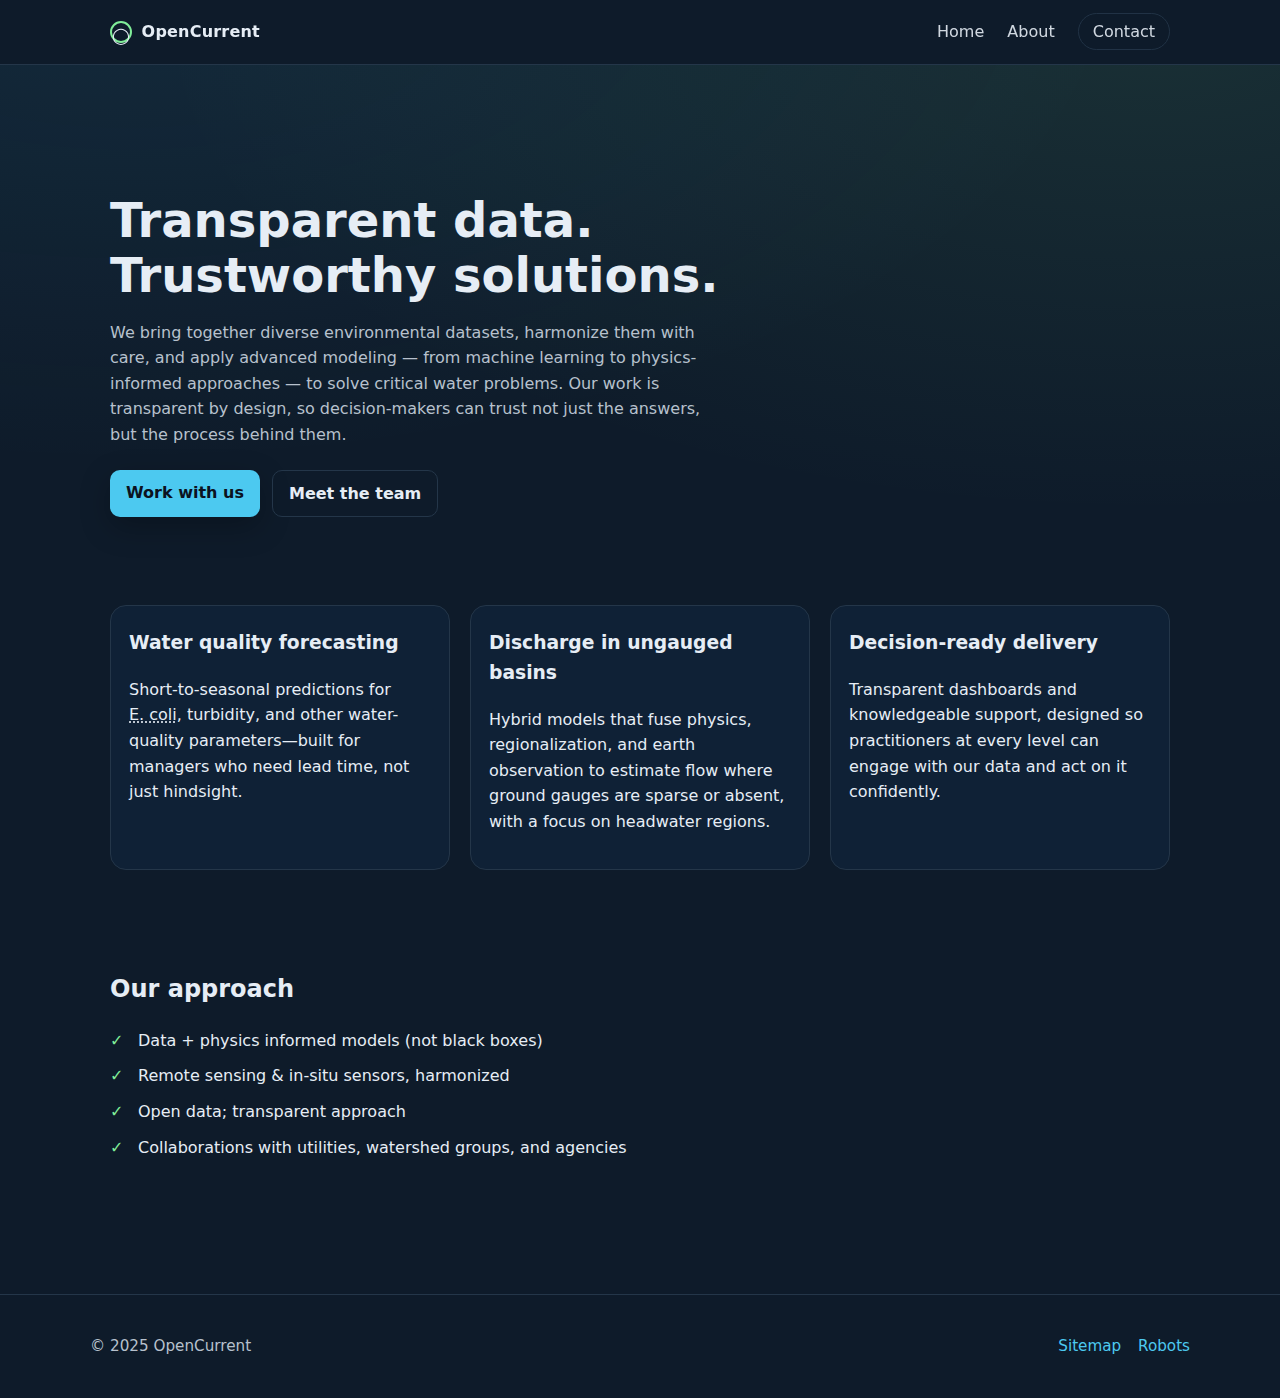
<file: index.html>
<!doctype html>
    <html lang="en">
    <head>
    <title>OpenCurrent — Water Quality Forecasting</title>
    <meta charset="utf-8">
<meta name="viewport" content="width=device-width, initial-scale=1">
<meta name="theme-color" content="#0e1b2a">
<meta name="color-scheme" content="dark light">
<meta name="description" content="OpenCurrent">
<meta property="og:title" content="OpenCurrent">
<meta property="og:description" content="Transparent data. Trustworthy solutions.">
<meta property="og:type" content="website">
<meta property="og:url" content="https://opencurrent.example">
<meta property="og:image" content="/assets/img/og-image.png">
<link rel="icon" href="/assets/img/favicon.svg" type="image/svg+xml">
<link rel="stylesheet" href="/assets/css/styles.css">

    </head>
    <body>
    <header class="site-header">
  <div class="container header-inner">
    <a class="brand" href="/"><span class="brand-mark">◯</span> OpenCurrent</a>
    <nav class="nav">
      <a href="/">Home</a>
      <a href="/about.html">About</a>
      <a class="cta" href="/contact.html">Contact</a>
    </nav>
  </div>
</header>

    <main>
      <section class="hero">
        <div class="container hero-inner">
          <h1>Transparent data.<br>Trustworthy solutions.</h1>
          <p class="lead"> We bring together diverse environmental datasets, harmonize them with care, and apply advanced modeling — from machine learning to physics-informed approaches — to solve critical water problems. Our work is transparent by design, so decision-makers can trust not just the answers, but the process behind them.</p>
          <div class="hero-cta">
            <a class="btn" href="/contact.html">Work with us</a>
            <a class="btn ghost" href="/about.html">Meet the team</a>
          </div>
        </div>
      </section>

      <section class="pillars">
        <div class="container grid-3">
          <div class="card">
            <h3>Water quality forecasting</h3>
            <p>Short‑to‑seasonal predictions for <abbr title="Escherichia coli">E. coli</abbr>, turbidity, and other water-quality parameters—built for managers who need lead time, not just hindsight.</p>
          </div>
          <div class="card">
            <h3>Discharge in ungauged basins</h3>
            <p>Hybrid models that fuse physics, regionalization, and earth observation to estimate flow where ground gauges are sparse or absent, with a focus on headwater regions.</p>
          </div>
          <div class="card">
            <h3>Decision‑ready delivery</h3>
			<p>Transparent dashboards and knowledgeable support, designed so practitioners at every level can engage with our data and act on it confidently.</p>
          </div>
        </div>
      </section>

      <section class="approach">
        <div class="container two-col">
          <div>
            <h2>Our approach</h2>
            <ul class="checklist">
              <li>Data + physics informed models (not black boxes)</li>
              <li>Remote sensing & in‑situ sensors, harmonized</li>
              <li>Open data; transparent approach</li>
              <li>Collaborations with utilities, watershed groups, and agencies</li>
            </ul>
          </div>
		  <!--
          <div class="aside">
            <h4>What’s possible today</h4>
            <p>Start with a lightweight pilot: 1–3 sites, rapid model setup, and weekly forecast reports.</p>
            <a class="text-link" href="/contact.html">Schedule a pilot →</a>
          </div>
		  -->
        </div>
      </section>
    </main>
    <footer class="site-footer">
  <div class="container footer-inner">
    <p>© 2025 OpenCurrent</p>
    <nav class="footer-nav">
      <a href="/sitemap.xml">Sitemap</a>
      <a href="/robots.txt">Robots</a>
    </nav>
  </div>
</footer>

    </body>
    </html>
</file>
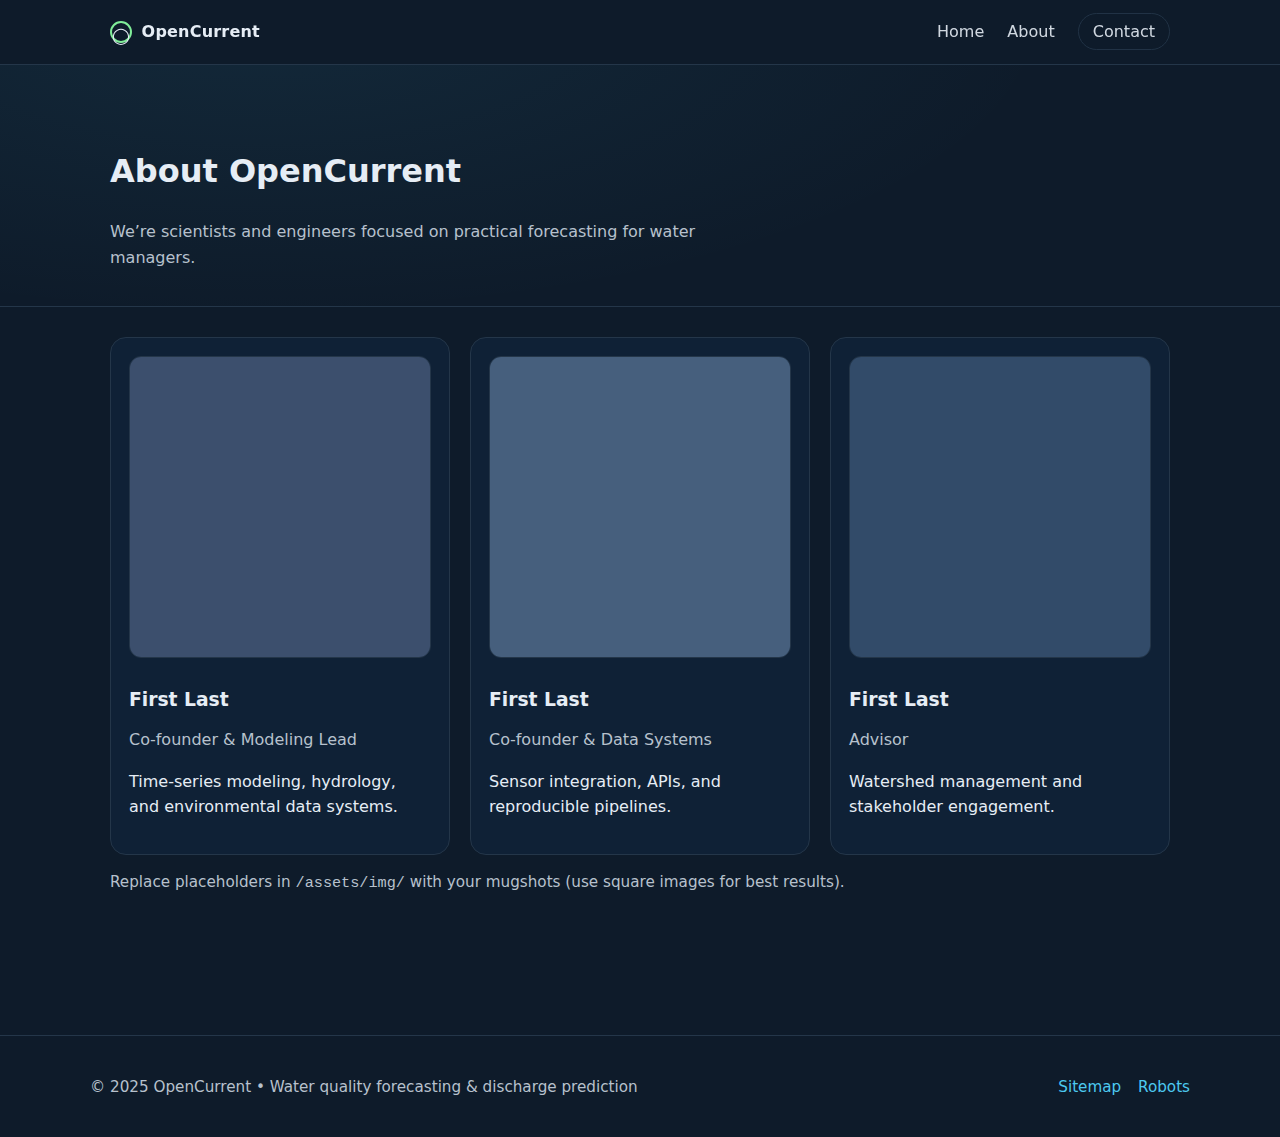
<file: about.html>
<!doctype html>
    <html lang="en">
    <head>
      <title>About — OpenCurrent</title>
      <meta charset="utf-8">
<meta name="viewport" content="width=device-width, initial-scale=1">
<meta name="theme-color" content="#0e1b2a">
<meta name="color-scheme" content="dark light">
<meta name="description" content="OpenCurrent — water quality forecasting and discharge prediction for ungauged basins.">
<meta property="og:title" content="OpenCurrent">
<meta property="og:description" content="Water quality forecasting & discharge prediction for ungauged basins.">
<meta property="og:type" content="website">
<meta property="og:url" content="https://opencurrent.example">
<meta property="og:image" content="/assets/img/og-image.png">
<link rel="icon" href="/assets/img/favicon.svg" type="image/svg+xml">
<link rel="stylesheet" href="/assets/css/styles.css">

    </head>
    <body>
    <header class="site-header">
  <div class="container header-inner">
    <a class="brand" href="/"><span class="brand-mark">◯</span> OpenCurrent</a>
    <nav class="nav">
      <a href="/">Home</a>
      <a href="/about.html">About</a>
      <a class="cta" href="/contact.html">Contact</a>
    </nav>
  </div>
</header>

    <main>
      <section class="page-header">
        <div class="container">
          <h1>About OpenCurrent</h1>
          <p class="lead">We’re scientists and engineers focused on practical forecasting for water managers.</p>
        </div>
      </section>

      <section class="team">
        <div class="container grid-3">
          <article class="person">
            <img src="/assets/img/team-1.jpg" alt="Team member 1" class="avatar">
            <h3>First Last</h3>
            <p class="role">Co‑founder & Modeling Lead</p>
            <p class="bio">Time‑series modeling, hydrology, and environmental data systems.</p>
          </article>
          <article class="person">
            <img src="/assets/img/team-2.jpg" alt="Team member 2" class="avatar">
            <h3>First Last</h3>
            <p class="role">Co‑founder & Data Systems</p>
            <p class="bio">Sensor integration, APIs, and reproducible pipelines.</p>
          </article>
          <article class="person">
            <img src="/assets/img/team-3.jpg" alt="Team member 3" class="avatar">
            <h3>First Last</h3>
            <p class="role">Advisor</p>
            <p class="bio">Watershed management and stakeholder engagement.</p>
          </article>
        </div>
        <div class="container note">
          <p>Replace placeholders in <code>/assets/img/</code> with your mugshots (use square images for best results).</p>
        </div>
      </section>
    </main>
    <footer class="site-footer">
  <div class="container footer-inner">
    <p>© 2025 OpenCurrent • Water quality forecasting & discharge prediction</p>
    <nav class="footer-nav">
      <a href="/sitemap.xml">Sitemap</a>
      <a href="/robots.txt">Robots</a>
    </nav>
  </div>
</footer>

    </body>
    </html>
</file>
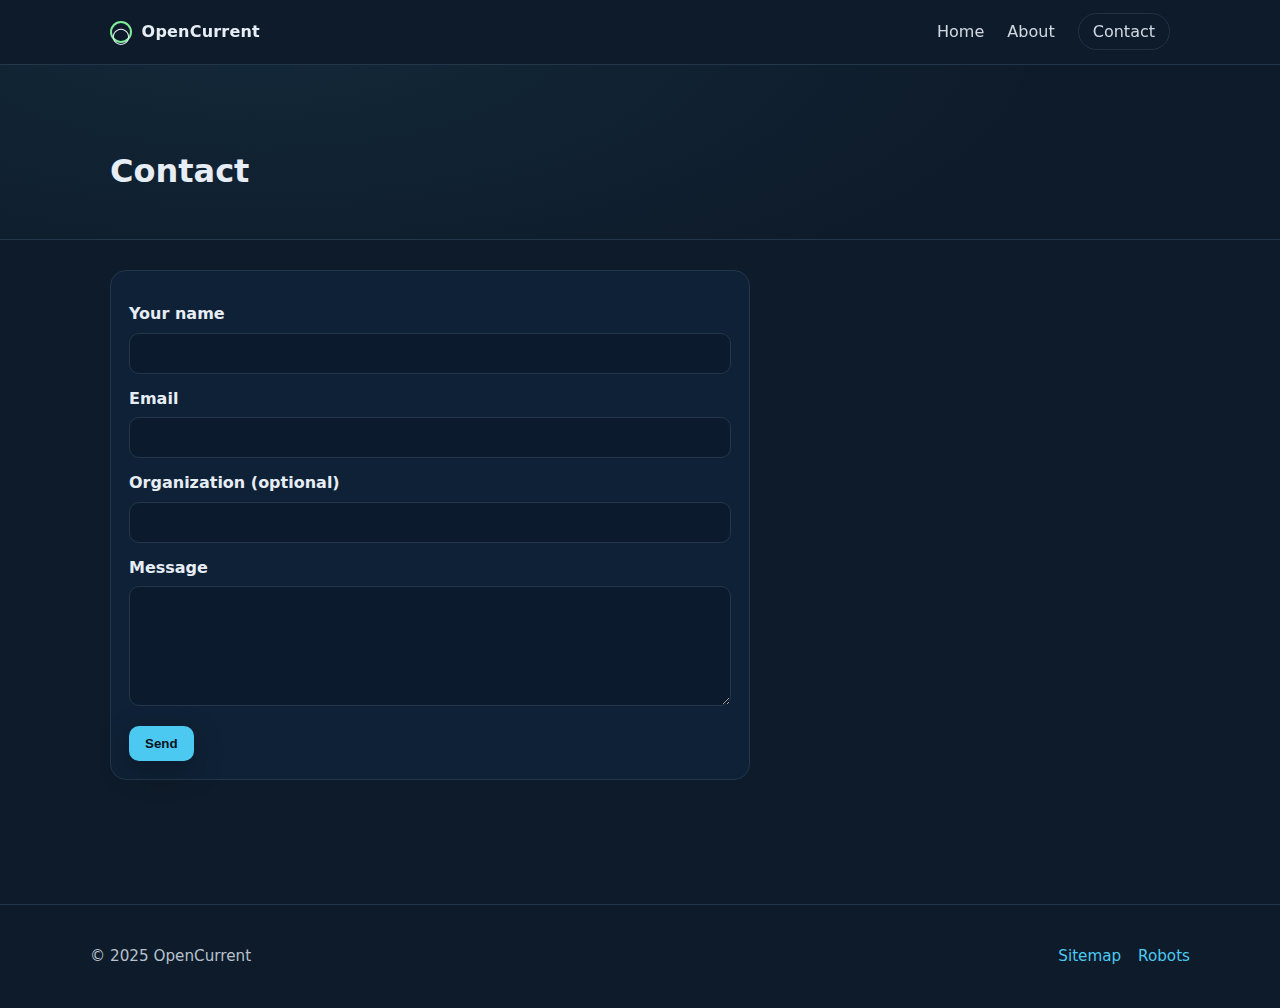
<file: contact.html>
<!doctype html>
    <html lang="en">
    <head>
      <title>Contact — OpenCurrent</title>
      <meta charset="utf-8">
<meta name="viewport" content="width=device-width, initial-scale=1">
<meta name="theme-color" content="#0e1b2a">
<meta name="color-scheme" content="dark light">
<meta name="description" content="OpenCurrent">
<meta property="og:title" content="OpenCurrent">
<meta property="og:description" content="Transparent data. Trustworthy solutions.">
<meta property="og:type" content="website">
<meta property="og:url" content="https://opencurrent.example">
<meta property="og:image" content="/assets/img/og-image.png">
<link rel="icon" href="/assets/img/favicon.svg" type="image/svg+xml">
<link rel="stylesheet" href="/assets/css/styles.css">

    </head>
    <body>
    <header class="site-header">
  <div class="container header-inner">
    <a class="brand" href="/"><span class="brand-mark">◯</span> OpenCurrent</a>
    <nav class="nav">
      <a href="/">Home</a>
      <a href="/about.html">About</a>
      <a class="cta" href="/contact.html">Contact</a>
    </nav>
  </div>
</header>

    <main>
      <section class="page-header">
        <div class="container">
          <h1>Contact</h1>
          <!--<p class="lead">Tell us about your sites, goals, and timelines. We reply within 2 business days.</p>-->
        </div>
      </section>

      <section class="contact">
        <div class="container">
          <form name="contact" method="POST" data-netlify="true" netlify-honeypot="bot-field" action="/thanks.html" class="form">
            <input type="hidden" name="form-name" value="contact">
            <p class="hidden">
              <label>Don’t fill this out if you’re human: <input name="bot-field"></label>
            </p>

            <div class="field">
              <label for="name">Your name</label>
              <input id="name" type="text" name="name" required>
            </div>

            <div class="field">
              <label for="email">Email</label>
              <input id="email" type="email" name="email" required>
            </div>

            <div class="field">
              <label for="org">Organization (optional)</label>
              <input id="org" type="text" name="organization">
            </div>

            <div class="field">
              <label for="message">Message</label>
              <textarea id="message" name="message" rows="6" required></textarea>
            </div>

            <button class="btn" type="submit">Send</button>
          </form>
        </div>
      </section>
    </main>
    <footer class="site-footer">
  <div class="container footer-inner">
    <p>© 2025 OpenCurrent</p>
    <nav class="footer-nav">
      <a href="/sitemap.xml">Sitemap</a>
      <a href="/robots.txt">Robots</a>
    </nav>
  </div>
</footer>

    </body>
    </html>
</file>
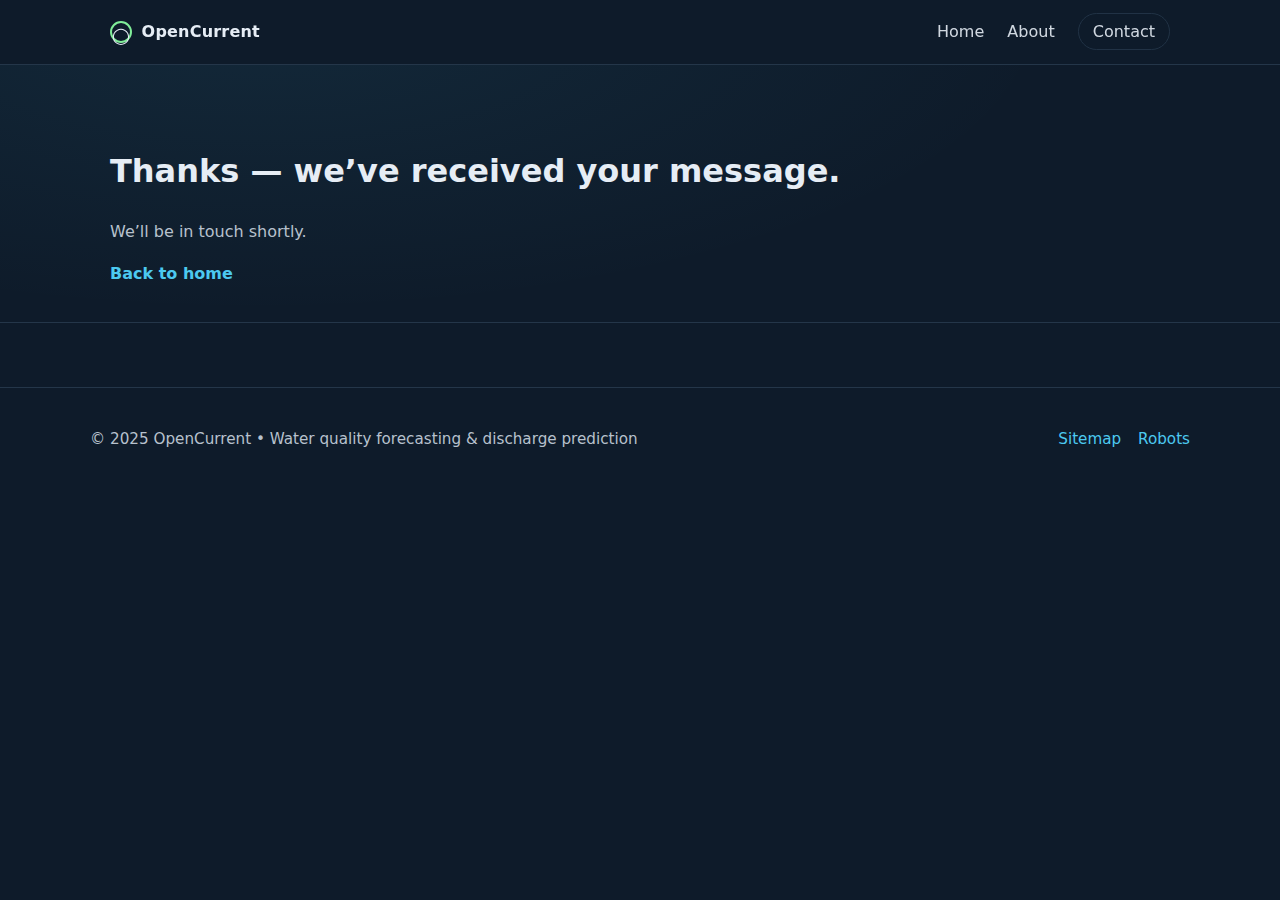
<file: thanks.html>
<!doctype html>
    <html lang="en">
    <head>
      <title>Thanks — OpenCurrent</title>
      <meta charset="utf-8">
<meta name="viewport" content="width=device-width, initial-scale=1">
<meta name="theme-color" content="#0e1b2a">
<meta name="color-scheme" content="dark light">
<meta name="description" content="OpenCurrent — water quality forecasting and discharge prediction for ungauged basins.">
<meta property="og:title" content="OpenCurrent">
<meta property="og:description" content="Water quality forecasting & discharge prediction for ungauged basins.">
<meta property="og:type" content="website">
<meta property="og:url" content="https://opencurrent.example">
<meta property="og:image" content="/assets/img/og-image.png">
<link rel="icon" href="/assets/img/favicon.svg" type="image/svg+xml">
<link rel="stylesheet" href="/assets/css/styles.css">

    </head>
    <body>
    <header class="site-header">
  <div class="container header-inner">
    <a class="brand" href="/"><span class="brand-mark">◯</span> OpenCurrent</a>
    <nav class="nav">
      <a href="/">Home</a>
      <a href="/about.html">About</a>
      <a class="cta" href="/contact.html">Contact</a>
    </nav>
  </div>
</header>

    <main>
      <section class="page-header">
        <div class="container">
          <h1>Thanks — we’ve received your message.</h1>
          <p class="lead">We’ll be in touch shortly.</p>
          <p><a class="text-link" href="/">Back to home</a></p>
        </div>
      </section>
    </main>
    <footer class="site-footer">
  <div class="container footer-inner">
    <p>© 2025 OpenCurrent • Water quality forecasting & discharge prediction</p>
    <nav class="footer-nav">
      <a href="/sitemap.xml">Sitemap</a>
      <a href="/robots.txt">Robots</a>
    </nav>
  </div>
</footer>

    </body>
    </html>
</file>
<file: assets/css/styles.css>
:root {
  --bg: #0e1b2a;
  --bg-soft: #12243a;
  --fg: #e6edf5;
  --muted: #b7c1cd;
  --accent: #4cc9f0;
  --accent-2: #80ed99;
  --card: #0f2136;
  --border: #243649;
  --shadow: 0 10px 30px rgba(0,0,0,.25);
  --radius: 16px;
  --maxw: 1100px;
}
* { box-sizing: border-box; }
html, body { margin: 0; padding: 0; background: var(--bg); color: var(--fg); font-family: system-ui, -apple-system, Segoe UI, Roboto, Inter, Helvetica, Arial, sans-serif; line-height: 1.6; }
a { color: var(--accent); text-decoration: none; }
a:hover { text-decoration: underline; }
.container { width: 100%; max-width: var(--maxw); margin: 0 auto; padding: 0 20px; }
.site-header { position: sticky; top: 0; z-index: 20; background: rgba(14,27,42,0.85); backdrop-filter: blur(6px); border-bottom: 1px solid var(--border); }
.header-inner { display: flex; align-items: center; justify-content: space-between; height: 64px; }
.brand { display: inline-flex; align-items: center; gap: .6rem; font-weight: 700; letter-spacing: .2px; color: var(--fg); }
.brand-mark { display: inline-grid; place-items: center; width: 22px; height: 22px; border: 2px solid var(--accent-2); border-radius: 50%; }
.nav a { margin-left: 18px; color: var(--fg); opacity: .9; }
.nav a.cta { padding: 8px 14px; border: 1px solid var(--border); border-radius: 999px; }
.nav a.cta:hover { border-color: var(--accent); }
.site-footer { border-top: 1px solid var(--border); margin-top: 64px; }
.footer-inner { display: flex; align-items: center; justify-content: space-between; gap: 16px; padding: 24px 0; color: var(--muted); font-size: .95rem; flex-wrap: wrap; }
.footer-nav a { margin-left: 12px; }

.hero { padding: 96px 0 48px; background: radial-gradient(1000px 500px at 10% -20%, rgba(76,201,240,0.09), transparent), radial-gradient(1000px 500px at 90% -10%, rgba(128,237,153,0.1), transparent); }
.hero h1 { font-size: clamp(2rem, 4vw, 3rem); line-height: 1.15; margin-bottom: 10px; }
.lead { color: var(--muted); max-width: 60ch; }
.hero-cta { margin-top: 22px; display: flex; gap: 12px; }
.btn { display: inline-block; background: var(--accent); color: #0b1220; font-weight: 600; padding: 10px 16px; border-radius: 10px; box-shadow: var(--shadow); border: 0; }
.btn.ghost { background: transparent; color: var(--fg); border: 1px solid var(--border); box-shadow: none; }
.btn:hover { filter: brightness(0.95); }

.pillars { padding: 40px 0; }
.grid-3 { display: grid; grid-template-columns: repeat(3, 1fr); gap: 18px; }
.card { background: var(--card); border: 1px solid var(--border); border-radius: var(--radius); padding: 18px; }
.card h3 { margin-top: 4px; }

.approach { padding: 40px 0 60px; }
.two-col { display: grid; grid-template-columns: 2.2fr 1fr; gap: 24px; }
.aside { background: var(--bg-soft); border: 1px solid var(--border); border-radius: var(--radius); padding: 18px; }
.checklist { list-style: none; padding: 0; margin: 0; }
.checklist li { padding-left: 28px; position: relative; margin: 10px 0; }
.checklist li::before { content: "✓"; position: absolute; left: 0; top: 0; color: var(--accent-2); }

.page-header { padding: 60px 0 20px; border-bottom: 1px solid var(--border); background: radial-gradient(800px 300px at 20% -20%, rgba(76,201,240,0.08), transparent); }
.team, .contact { padding: 30px 0 60px; }
.grid-3 { display: grid; grid-template-columns: repeat(3, minmax(0,1fr)); gap: 20px; }
.person { background: var(--card); border: 1px solid var(--border); border-radius: var(--radius); padding: 18px; }
.avatar { width: 100%; aspect-ratio: 1 / 1; object-fit: cover; border-radius: 12px; border: 1px solid var(--border); }
.role { color: var(--muted); margin-top: -6px; }
.note { color: var(--muted); font-size: .95rem; }

.form { max-width: 640px; background: var(--card); border: 1px solid var(--border); border-radius: var(--radius); padding: 18px; }
.hidden { display: none; }
.field { margin: 12px 0; }
label { display: block; font-weight: 600; margin-bottom: 6px; }
input[type="text"], input[type="email"], textarea { width: 100%; padding: 12px; border-radius: 10px; background: #0b1b2d; border: 1px solid var(--border); color: var(--fg); }
textarea { resize: vertical; min-height: 120px; }
.text-link { color: var(--accent); font-weight: 600; }

@media (max-width: 900px) {
  .grid-3 { grid-template-columns: 1fr; }
  .two-col { grid-template-columns: 1fr; }
  .hero { padding-top: 72px; }
}
</file>
